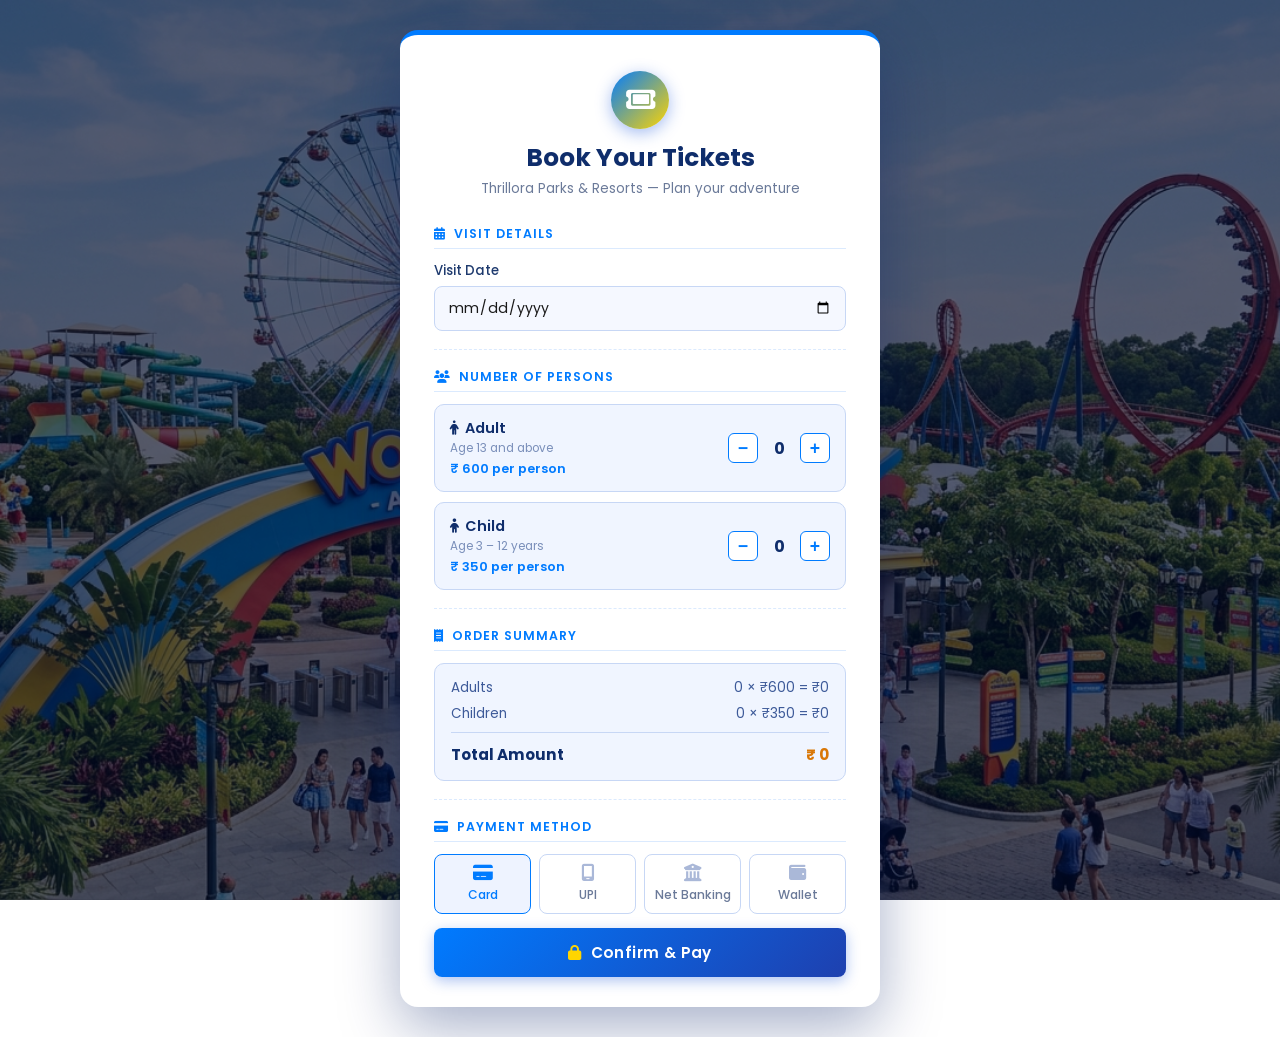
<file: Booking.html>
<!DOCTYPE html>
<html lang="en">
<head>
  <meta charset="UTF-8" />
  <meta name="viewport" content="width=device-width, initial-scale=1.0"/>
  <title>Thrillora Parks & Resorts – Book Tickets</title>
  <link rel="icon" href="Favicon.png" type="image/png">
  <link href="https://fonts.googleapis.com/css2?family=Poppins:wght@300;400;500;600;700&display=swap" rel="stylesheet"/>
  <link rel="stylesheet" href="https://cdnjs.cloudflare.com/ajax/libs/font-awesome/6.5.0/css/all.min.css">
  <style>
    * { margin: 0; padding: 0; box-sizing: border-box; }
    body {
      font-family: 'Poppins', Arial, sans-serif;
      min-height: 100vh;
      display: flex;
      align-items: center;
      justify-content: center;
      padding: 30px 20px;
    }
    .bg {
      position: fixed;
      inset: 0;
      background-image: url("Background_img.png");
      background-size: cover;
      background-position: center;
      z-index: -2;
    }
    .bg::after {
      content: '';
      position: absolute;
      inset: 0;
      background: rgba(0, 10, 40, 0.65);
      z-index: -1;
    }
    .card {
      background: #ffffff;
      border-radius: 18px;
      padding: 36px 34px 30px;
      width: 100%;
      max-width: 480px;
      box-shadow: 0 20px 60px rgba(0, 30, 100, 0.35);
      border-top: 5px solid #007bff;
    }
    .logo-wrap { text-align: center; margin-bottom: 8px; }
    .logo-icon {
      width: 58px;
      height: 58px;
      background: linear-gradient(135deg, #007bff, #ffd500);
      border-radius: 50%;
      display: inline-flex;
      align-items: center;
      justify-content: center;
      font-size: 26px;
      color: #fff;
      box-shadow: 0 4px 16px rgba(26, 86, 219, 0.4);
    }
    .card h1 {
      text-align: center;
      font-size: 1.55rem;
      font-weight: 700;
      color: #0f2d6b;
      margin-top: 10px;
      margin-bottom: 3px;
    }
    .subtitle {
      text-align: center;
      font-size: 0.84rem;
      color: #6b7a99;
      margin-bottom: 26px;
    }
    .section-title {
      font-size: 0.78rem;
      font-weight: 600;
      text-transform: uppercase;
      letter-spacing: 1px;
      color: #007bff;
      margin-bottom: 12px;
      padding-bottom: 5px;
      border-bottom: 1.5px solid #dbeafe;
    }
    .form-group { margin-bottom: 14px; }
    .form-group label {
      display: block;
      font-size: 0.83rem;
      font-weight: 500;
      color: #1e3a6e;
      margin-bottom: 5px;
    }
    .form-group input[type="date"] {
      width: 100%;
      padding: 10px 13px;
      border: 1.5px solid #c7d7f5;
      border-radius: 8px;
      font-family: 'Poppins', Arial, sans-serif;
      font-size: 0.88rem;
      color: #1a1a1a;
      background: #f5f8ff;
      outline: none;
      transition: border-color 0.2s;
    }
    .form-group input:focus {
      border-color: #007bff;
      background: #fff;
    }
    hr.divider {
      border: none;
      border-top: 1.5px dashed #dbeafe;
      margin: 18px 0;
    }
    .ticket-row {
      display: flex;
      align-items: center;
      justify-content: space-between;
      background: #f0f5ff;
      border: 1.5px solid #c7d7f5;
      border-radius: 10px;
      padding: 13px 15px;
      margin-bottom: 10px;
    }
    .t-label {
      font-size: 0.9rem;
      font-weight: 600;
      color: #0f2d6b;
    }
    .t-sub {
      font-size: 0.74rem;
      color: #7a8fba;
      margin-top: 1px;
    }
    .t-price {
      font-size: 0.8rem;
      color: #007bff;
      font-weight: 600;
      margin-top: 3px;
    }
    .counter { display: flex; align-items: center; gap: 10px; }
    .counter button {
      width: 30px;
      height: 30px;
      border: 1.5px solid #007bff;
      background: #fff;
      color: #007bff;
      font-size: 1.1rem;
      border-radius: 6px;
      cursor: pointer;
      font-weight: 700;
      transition: background 0.2s, color 0.2s;
    }
    .counter button:hover { background: #007bff; color: #fff; }
    .counter span {
      font-size: 1rem;
      font-weight: 700;
      color: #0f2d6b;
      min-width: 22px;
      text-align: center;
    }
    .summary-box {
      background: #f0f5ff;
      border: 1.5px solid #c7d7f5;
      border-radius: 10px;
      padding: 14px 16px;
      margin-bottom: 18px;
      font-size: 0.84rem;
    }
    .sum-row {
      display: flex;
      justify-content: space-between;
      color: #3d5a99;
      margin-bottom: 6px;
    }
    .sum-total {
      display: flex;
      justify-content: space-between;
      font-size: 0.95rem;
      font-weight: 700;
      color: #0f2d6b;
      border-top: 1.5px solid #c7d7f5;
      padding-top: 10px;
      margin-top: 8px;
    }
    .sum-total span:last-child { color: #d97706; }
    .pay-methods { display: flex; gap: 8px; margin-bottom: 14px; }
    .pay-option {
      flex: 1;
      text-align: center;
      border: 1.5px solid #c7d7f5;
      border-radius: 8px;
      padding: 9px 4px;
      cursor: pointer;
      font-size: 0.76rem;
      color: #6b7a99;
      font-weight: 500;
      transition: border-color 0.2s, background 0.2s, color 0.2s;
    }
    .pay-option i {
      display: block;
      font-size: 1.1rem;
      margin-bottom: 4px;
      color: #aab8d8;
      transition: color 0.2s;
    }
    .pay-option:hover,
    .pay-option.active {
      border-color: #007bff;
      background: #eef3ff;
      color: #007bff;
    }
    .pay-option:hover i,
    .pay-option.active i { color: #007bff; }
    .btn-pay {
      width: 100%;
      padding: 13px;
      background: linear-gradient(135deg, #007bff, #1e40af);
      color: #fff;
      font-family: 'Poppins', Arial, sans-serif;
      font-size: 0.95rem;
      font-weight: 600;
      border: none;
      border-radius: 8px;
      cursor: pointer;
      letter-spacing: 0.4px;
      transition: background 0.25s, transform 0.15s, box-shadow 0.25s;
      box-shadow: 0 4px 14px rgba(26, 86, 219, 0.35);
    }
    .btn-pay:hover {
      background: linear-gradient(135deg, #1e40af, #1a3a8f);
      transform: translateY(-2px);
      box-shadow: 0 7px 20px rgba(26, 86, 219, 0.45);
    }
    .btn-pay:active { transform: translateY(0); }
    .btn-pay .fa-lock { color: #ffd500; }
    @media (max-width: 480px) {
      .card { padding: 26px 16px 22px; }
      .card h1 { font-size: 1.35rem; }
      .pay-option { font-size: 0.7rem; padding: 8px 2px; }
    }
  </style>
</head>
<body>
  <div class="bg"></div>
  <div class="card">
    <div class="logo-wrap">
      <div class="logo-icon"><i class="fa-solid fa-ticket"></i></div>
    </div>
    <h1>Book Your Tickets</h1>
    <p class="subtitle">Thrillora Parks & Resorts — Plan your adventure</p>
    <div class="section-title"><i class="fa fa-calendar-days"></i>&nbsp; Visit Details</div>
    <div class="form-group">
      <label for="visitDate">Visit Date</label>
      <input type="date" id="visitDate" />
    </div>
    <hr class="divider"/>
    <div class="section-title"><i class="fa fa-users"></i>&nbsp; Number of Persons</div>
    <div class="ticket-row">
      <div class="ticket-info">
        <div class="t-label"><i class="fa fa-person"></i>&nbsp; Adult</div>
        <div class="t-sub">Age 13 and above</div>
        <div class="t-price">&#8377; 600 per person</div>
      </div>
      <div class="counter">
        <button type="button" onclick="change('adult', -1)">&#8722;</button>
        <span id="adultCount">0</span>
        <button type="button" onclick="change('adult', 1)">&#43;</button>
      </div>
    </div>
    <div class="ticket-row">
      <div class="ticket-info">
        <div class="t-label"><i class="fa fa-child"></i>&nbsp; Child</div>
        <div class="t-sub">Age 3 &ndash; 12 years</div>
        <div class="t-price">&#8377; 350 per person</div>
      </div>
      <div class="counter">
        <button type="button" onclick="change('child', -1)">&#8722;</button>
        <span id="childCount">0</span>
        <button type="button" onclick="change('child', 1)">&#43;</button>
      </div>
    </div>
    <hr class="divider"/>
    <div class="section-title"><i class="fa fa-receipt"></i>&nbsp; Order Summary</div>
    <div class="summary-box">
      <div class="sum-row"><span>Adults</span><span id="sumAdult">0 &times; &#8377;600 = &#8377;0</span></div>
      <div class="sum-row"><span>Children</span><span id="sumChild">0 &times; &#8377;350 = &#8377;0</span></div>
      <div class="sum-total"><span>Total Amount</span><span id="sumTotal">&#8377; 0</span></div>
    </div>
    <hr class="divider"/>
    <div class="section-title"><i class="fa fa-credit-card"></i>&nbsp; Payment Method</div>
    <div class="pay-methods">
      <div class="pay-option active" onclick="selectPay(this)">
        <i class="fa fa-credit-card"></i>Card
      </div>
      <div class="pay-option" onclick="selectPay(this)">
        <i class="fa fa-mobile-screen"></i>UPI
      </div>
      <div class="pay-option" onclick="selectPay(this)">
        <i class="fa fa-building-columns"></i>Net Banking
      </div>
      <div class="pay-option" onclick="selectPay(this)">
        <i class="fa fa-wallet"></i>Wallet
      </div>
    </div>
    <button class="btn-pay" onclick="confirmPayment()">
      <i class="fa fa-lock"></i>&nbsp; Confirm & Pay
    </button>
  </div>
  <script>
    var adult = 0, child = 0, ap = 600, cp = 350;
    function change(type, delta) {
      if (type === 'adult') { adult = Math.max(0, adult + delta); document.getElementById('adultCount').textContent = adult; }
      else { child = Math.max(0, child + delta); document.getElementById('childCount').textContent = child; }
      recalc();
    }
    function recalc() {
      document.getElementById('sumAdult').textContent = adult + ' x' + ap + ' = ' + (adult * ap);
      document.getElementById('sumChild').textContent = child + ' x ' + cp + ' = ' + (child * cp);
      document.getElementById('sumTotal').textContent = ' ' + (adult * ap + child * cp);
    }
    function selectPay(el) {
      document.querySelectorAll('.pay-option').forEach(function(o) { o.classList.remove('active'); });
      el.classList.add('active');
    }
    function confirmPayment() {
      alert('Redirecting to Bank Server!');
    }
  </script>
</body>
</html>
</file>
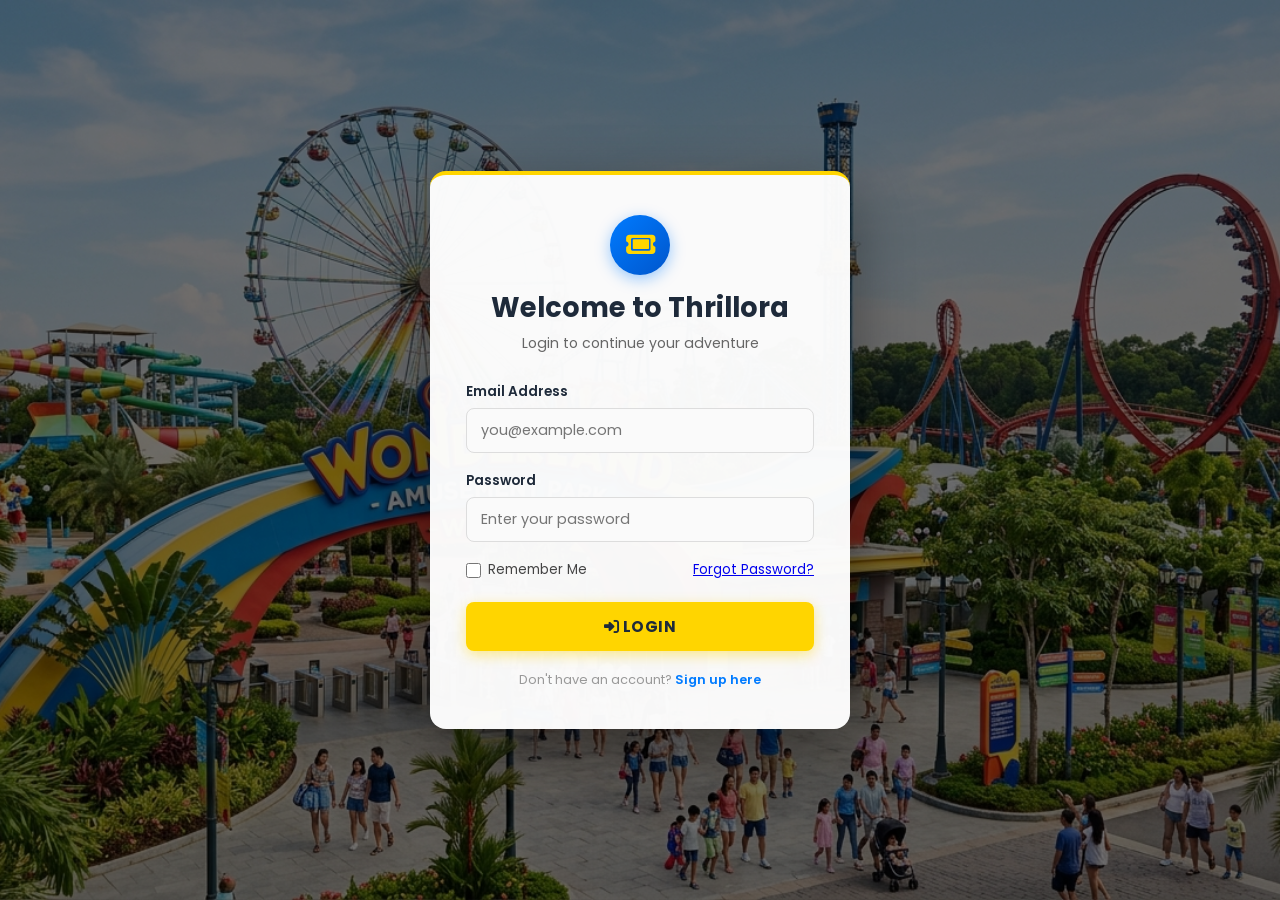
<file: Login.html>
<!DOCTYPE html>
<html lang="en">
<head>
  <meta charset="UTF-8" />
  <meta name="viewport" content="width=device-width, initial-scale=1.0"/>
  <title>Thrillora Parks & Resorts – Login</title>
  <link rel="icon" href="Favicon.png" type="image/png">
  <link href="https://fonts.googleapis.com/css2?family=Poppins:wght@300;400;500;600;700&display=swap" rel="stylesheet"/>
  <link rel="stylesheet" href="https://cdnjs.cloudflare.com/ajax/libs/font-awesome/6.5.0/css/all.min.css">
   <link rel="icon" href="Favicon.png" type="image/png">
  <style>
    * {
      margin: 0;
      padding: 0;
      box-sizing: border-box;
    }
    body {
      font-family: 'Poppins', Arial, sans-serif;
      min-height: 100vh;
      display: flex;
      align-items: center;
      justify-content: center;
      padding: 20px;
    }
    .bg {
      position: fixed;
      inset: 0;
      background-image: url("Background_img.png");
      background-size: cover;
      background-position: center;
      z-index: -2;
    }
    .bg::after {
      content: '';
      position: absolute;
      inset: 0;
      background: rgba(0, 0, 0, 0.55);
      z-index: -1;
    }
    .card {
      background: rgba(255, 255, 255, 0.97);
      border-radius: 16px;
      padding: 40px 36px;
      width: 100%;
      max-width: 420px;
      box-shadow: 0 20px 60px rgba(0, 0, 0, 0.4);
      border-top: 4px solid #ffd500;
    }
    .logo-wrap {
      text-align: center;
      margin-bottom: 10px;
    }
    .logo-icon {
      width: 60px;
      height: 60px;
      background: linear-gradient(135deg, #007bff, #0056cc);
      border-radius: 50%;
      display: inline-flex;
      align-items: center;
      justify-content: center;
      font-size: 26px;
      color: #ffd500;
      box-shadow: 0 4px 15px rgba(0, 123, 255, 0.4);
    }
    .card h1 {
      text-align: center;
      font-size: 1.7rem;
      font-weight: 700;
      color: #1e2a3a;
      margin-top: 12px;
      margin-bottom: 4px;
    }
    .card .subtitle {
      text-align: center;
      font-size: 0.88rem;
      color: #666;
      margin-bottom: 28px;
    }
    .form-group {
      margin-bottom: 18px;
    }
    .form-group label {
      display: block;
      font-size: 0.85rem;
      font-weight: 600;
      color: #1e2a3a;
      margin-bottom: 6px;
    }
    .form-group input[type="email"],
    .form-group input[type="password"] {
      width: 100%;
      padding: 11px 14px;
      border: 1.5px solid #ddd;
      border-radius: 8px;
      font-family: 'Poppins', Arial, sans-serif;
      font-size: 0.9rem;
      color: #222;
      background: #fafafa;
      transition: border-color 0.2s;
      outline: none;
    }
    .form-group input:focus {
      border-color: #007bff;
      background: #fff;
      box-shadow: 0 0 0 3px rgba(0, 123, 255, 0.1);
    }
    .error-msg {
      display: none;
      font-size: 0.78rem;
      color: #d9534f;
      margin-top: 5px;
    }
    .error-msg.show {
      display: block;
    }
    .row-options {
      display: flex;
      align-items: center;
      justify-content: space-between;
      margin-bottom: 22px;
      font-size: 0.83rem;
    }
    .remember-me {
      display: flex;
      align-items: center;
      gap: 7px;
      color: #444;
      cursor: pointer;
    }
    .remember-me input[type="checkbox"] {
      width: 15px;
      height: 15px;
      accent-color: #ffd500;
      cursor: pointer;
    }
    .forgot-link {
      color: #007bff;
      text-decoration: none;
      font-weight: 500;
    }
    .forgot-link:hover {
      text-decoration: underline;
      color: #0056cc;
    }
    .btn-login {
      width: 100%;
      padding: 13px;
      background: #ffd500;
      color: #1e2a3a;
      font-family: 'Poppins', Arial, sans-serif;
      font-size: 0.95rem;
      font-weight: 700;
      border: none;
      border-radius: 8px;
      cursor: pointer;
      letter-spacing: 0.5px;
      transition: background 0.25s, transform 0.15s, box-shadow 0.25s;
      box-shadow: 0 4px 14px rgba(255, 213, 0, 0.45);
    }
    .btn-login:hover {
      background: #e6c200;
      transform: translateY(-2px);
      box-shadow: 0 7px 20px rgba(255, 213, 0, 0.55);
    }
    .btn-login:active {
      transform: translateY(0);
    }
    .success-msg {
      display: none;
      text-align: center;
      color: #007bff;
      font-weight: 600;
      font-size: 0.9rem;
      margin-top: 16px;
      padding: 10px;
      background: #e8f2ff;
      border-radius: 8px;
      border: 1px solid #b3d1ff;
    }
    .success-msg.show {
      display: block;
    }
    .card-footer {
      text-align: center;
      margin-top: 20px;
      font-size: 0.8rem;
      color: #999;
    }
    .card-footer a {
      color: #007bff;
      text-decoration: none;
      font-weight: 600;
    }
    .card-footer a:hover {
      text-decoration: underline;
      color: #0056cc;
    }
    @media (max-width: 480px) {
      .card {
        padding: 30px 22px;
      }
      .card h1 {
        font-size: 1.45rem;
      }
    }
  </style>
</head>
<body>
  <div class="bg"></div>
  <div class="card">
    <div class="logo-wrap">
      <div class="logo-icon">
        <i class="fa-solid fa-ticket"></i>
      </div>
    </div>
    <h1>Welcome to Thrillora</h1>
    <p class="subtitle">Login to continue your adventure</p>
    <form id="loginForm" novalidate>
      <div class="form-group">
        <label for="email">Email Address</label>
        <input type="email" id="email" placeholder="you@example.com" />
        <span class="error-msg" id="emailError">Please enter a valid email address.</span>
      </div>
      <div class="form-group">
        <label for="password">Password</label>
        <input type="password" id="password" placeholder="Enter your password" />
        <span class="error-msg" id="passwordError">Password must be at least 6 characters.</span>
      </div>
      <div class="row-options">
        <label class="remember-me">
          <input type="checkbox" id="rememberMe" />
          Remember Me
        </label>
        <a href="#" class="forgot-link"><a href="https://accounts.google.com/v3/signin/identifier?continue=https%3A%2F%2Faccounts.google.com%2F&dsh=S53612506%3A1775281776717809&followup=https%3A%2F%2Faccounts.google.com%2F&passive=1209600&flowName=GlifWebSignIn&flowEntry=ServiceLogin&ifkv=AT1y2_U9BdeZO3OCYE5CZ4TJ84v-yL6CWaYmQu6vhXGjXrnncgh6S7Fk0aHJRGOx6Uqw3FXgi5nLXw" target="_blank">Forgot Password?</a>
      </div>
      <button type="submit" class="btn-login" onclick="validateForm(event)">
        <i class="fa-solid fa-right-to-bracket"></i> LOGIN
      </button>
      <div class="success-msg" id="successMsg"><i class="fa-solid fa-check"></i> Login Successful! Welcome back to Thrillora!</div>
    </form>
    <div class="card-footer">
      Don't have an account? <a href="https://accounts.google.com/v3/signin/identifier?continue=https%3A%2F%2Faccounts.google.com%2F&dsh=S53612506%3A1775281776717809&followup=https%3A%2F%2Faccounts.google.com%2F&passive=1209600&flowName=GlifWebSignIn&flowEntry=ServiceLogin&ifkv=AT1y2_U9BdeZO3OCYE5CZ4TJ84v-yL6CWaYmQu6vhXGjXrnncgh6S7Fk0aHJRGOx6Uqw3FXgi5nLXw" target="_blank">Sign up here</a>
    </div>
  </div>
  <script>
    function validateForm(event) {
  event.preventDefault(); 
  var email = document.getElementById('email').value.trim();
  var password = document.getElementById('password').value.trim();
  var emailError = document.getElementById('emailError');
  var passwordError = document.getElementById('passwordError');
  var successMsg = document.getElementById('successMsg');
  emailError.classList.remove('show');
  passwordError.classList.remove('show');
  successMsg.classList.remove('show');
  var valid = true;
  if (email === '') {
    emailError.textContent = 'Email address is required.';
    emailError.classList.add('show');
    valid = false;
  } else {
    var emailPattern = /^[^\s@]+@[^\s@]+\.[^\s@]+$/;
    if (!emailPattern.test(email)) {
      emailError.textContent = 'Please enter a valid email address.';
      emailError.classList.add('show');
      valid = false;
    }
  }
  if (password === '') {
    passwordError.textContent = 'Password is required.';
    passwordError.classList.add('show');
    valid = false;
  } else if (password.length < 6) {
    passwordError.textContent = 'Password must be at least 6 characters.';
    passwordError.classList.add('show');
    valid = false;
  }
  if (valid) {
    alert("Login Successfully Back To the Home Page !");
    successMsg.classList.add('show');
  }
}
  </script>
</body>
</html>
</file>
